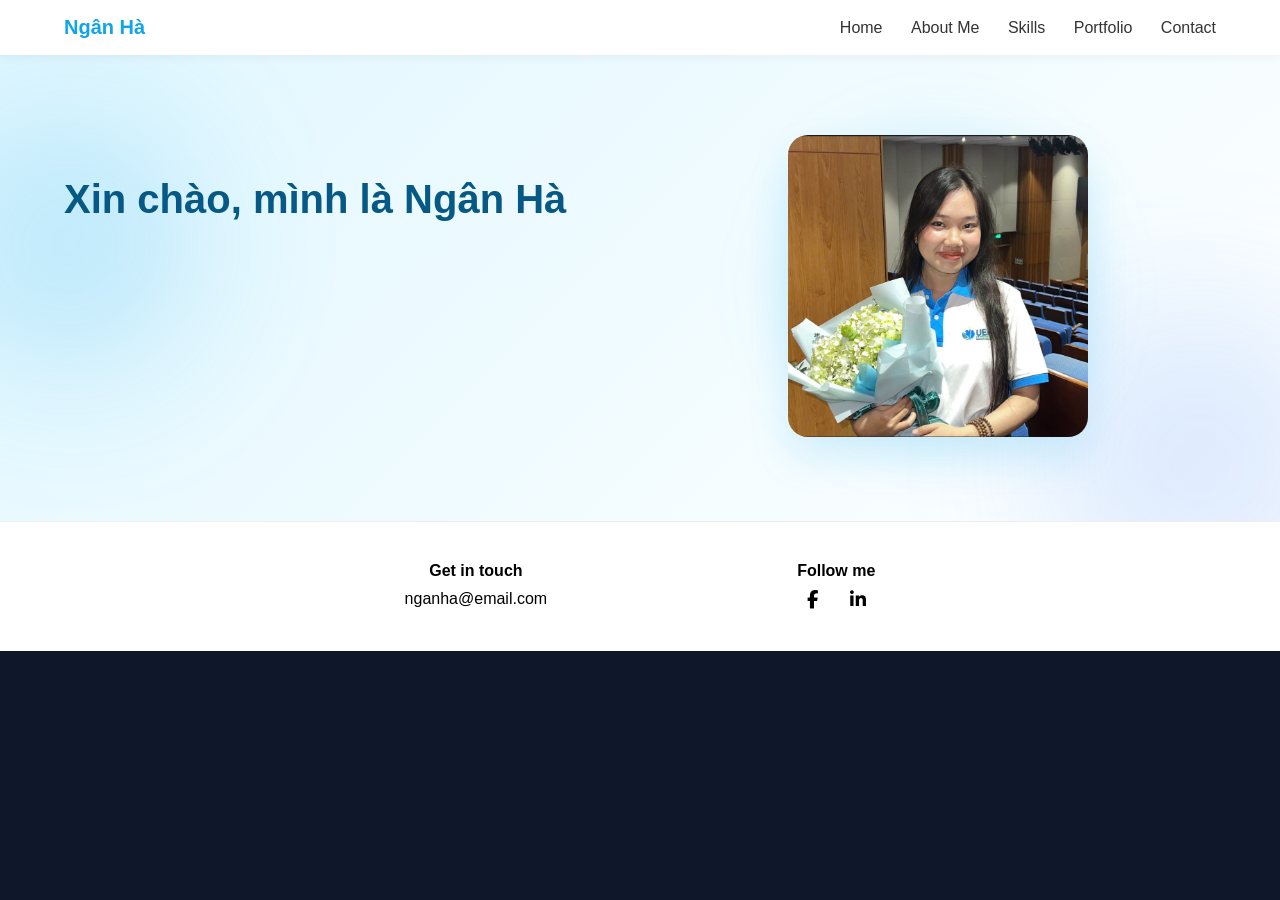
<file: index.html>
<!DOCTYPE html>
<html lang="vi">
<head>
  <meta charset="UTF-8">
  <meta name="viewport" content="width=device-width, initial-scale=1.0">
  <title>Portfolio - Ngân Hà</title>
  <link rel="stylesheet" href="global.css">
  <link rel="stylesheet" href="code.css">
  <link rel="stylesheet" href="https://cdnjs.cloudflare.com/ajax/libs/font-awesome/6.5.0/css/all.min.css">
</head>

<body>
<header class="header">
  <div class="container header-inner">
    
    <div class="logo">Ngân Hà</div>

    <nav class="nav">
      <a href="index.html">Home</a>
      <a href="about.html">About Me</a>
      <a href="skill.html">Skills</a>
      <a href="portfolio.html">Portfolio</a>
      <a href="contact.html">Contact</a>
    </nav>

  </div>
</header>
<section id="home" class="hero">
  <div class="container hero-wrapper">

    <!-- TEXT -->
<div class="hero-text">
  <h1 id="line1"></h1>
  <h2 id="line2"></h2>
  <p id="line3"></p>

  <a href="portfolio.html" class="btn-primary" id="line4">
  Những dự án mình đã làm
</a>
</div>

    <!-- IMAGE -->
    <div class="hero-img">
      <img src="Anh.png" alt="avatar">
    </div>

  </div>
</section>
<footer class="footer">
  <div class="container footer-wrapper">

    <div class="footer-left">
      <h4>Get in touch</h4>
      <p class="email">nganha@email.com</p>
    </div>

    <div class="footer-center">
      <h4>Follow me</h4>
      <div class="footer-social">

  <a href="https://www.facebook.com/ngan.ha.525478" target="_blank">
    <i class="fab fa-facebook-f"></i>
  </a>

  <a href="https://www.linkedin.com/in/nganhathi" target="_blank">
    <i class="fab fa-linkedin-in"></i>
  </a>

</div>
    </div>

  </div>
</footer>
<script src="script.js"></script>
</body>

</html>
</file>
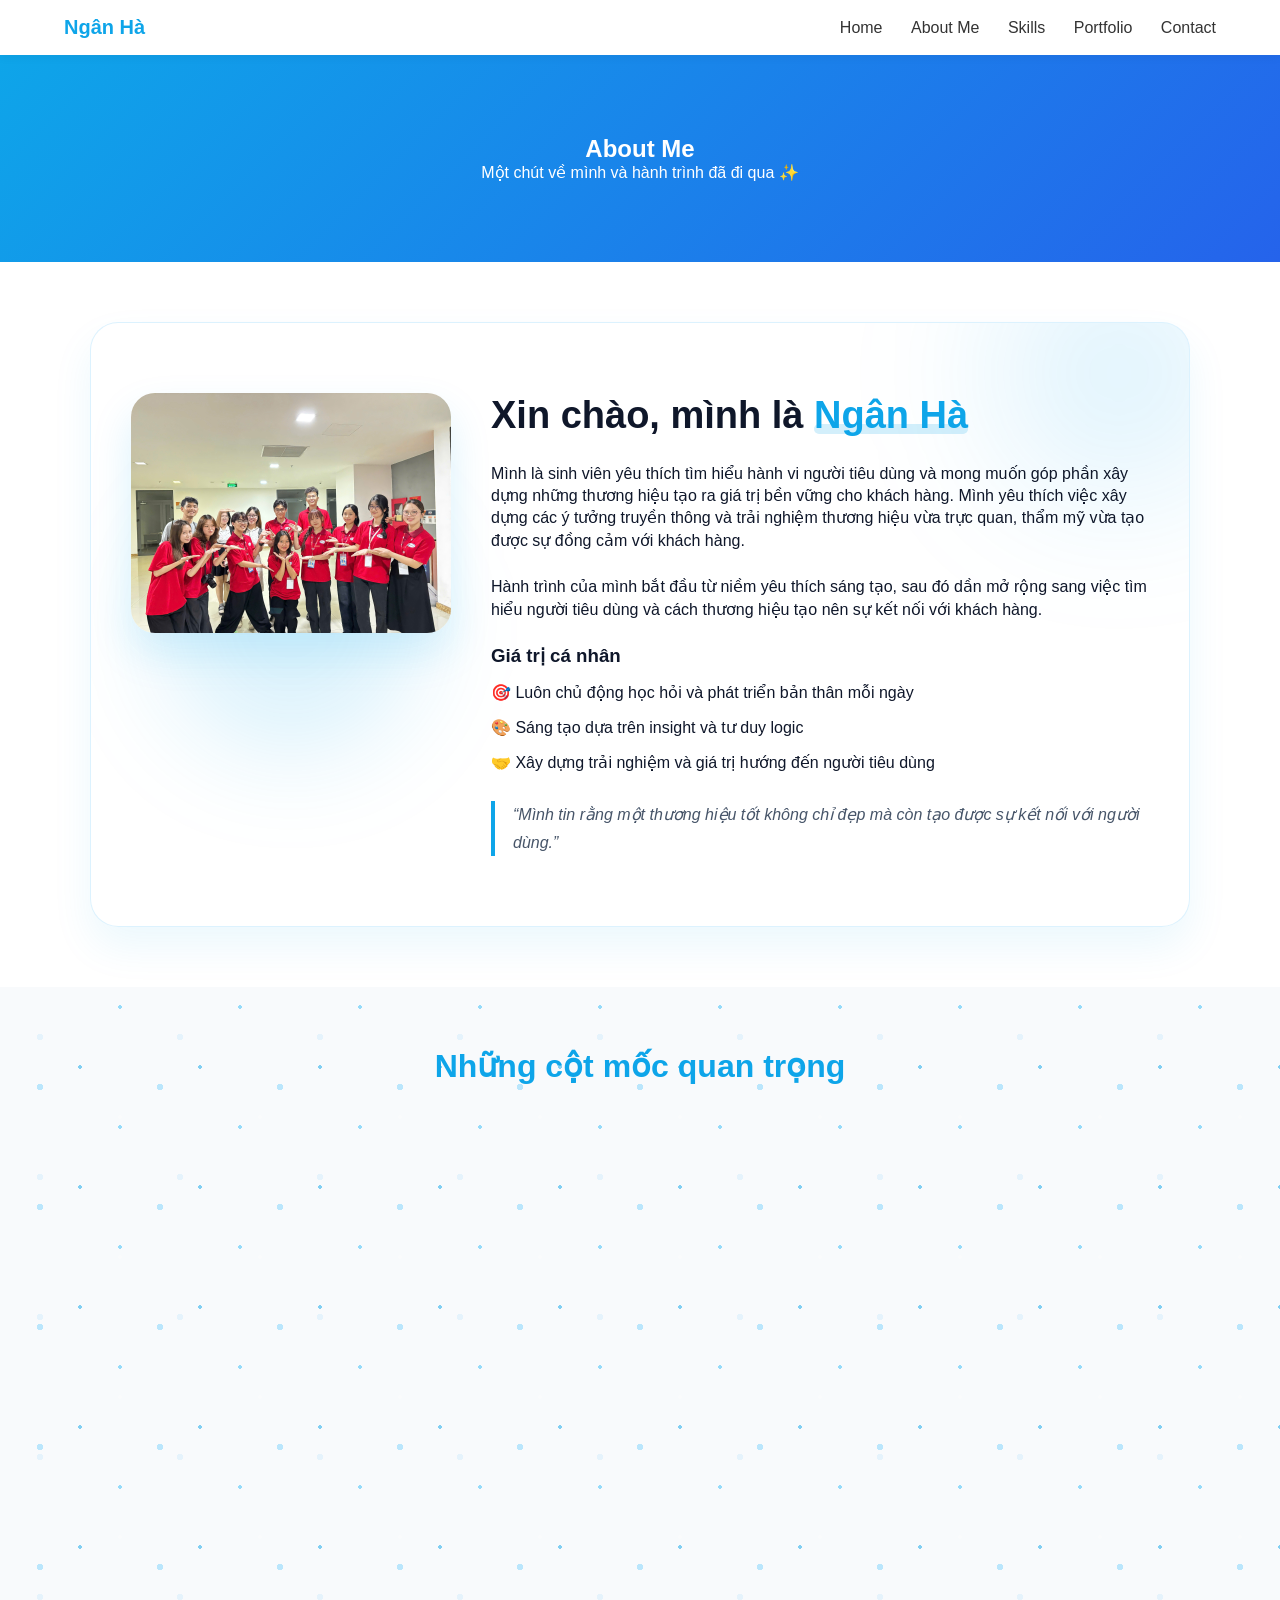
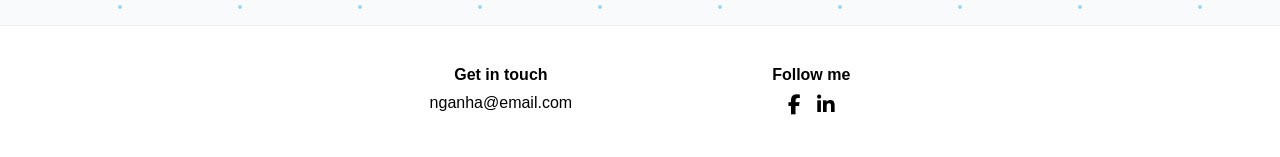
<file: about.html>
<!DOCTYPE html>
<html lang="vi">
<head>
  <meta charset="UTF-8">
  <meta name="viewport" content="width=device-width, initial-scale=1.0">
  <title>About Me - Ngân Hà</title>
  <link rel="stylesheet" href="global.css">
  <link rel="stylesheet" href="about.css">
  <link rel="stylesheet" href="https://cdnjs.cloudflare.com/ajax/libs/font-awesome/6.5.0/css/all.min.css">
</head>

<body>

<!-- HEADER -->
<header class="header">
  <div class="container header-inner">
    
    <div class="logo">Ngân Hà</div>

    <nav class="nav">
      <a href="index.html">Home</a>
      <a href="about.html">About Me</a>
      <a href="skill.html">Skills</a>
      <a href="portfolio.html">Portfolio</a>
      <a href="contact.html">Contact</a>
    </nav>

  </div>
</header>

<!-- HERO -->
<section class="about-hero">
  <h1 class="reveal">About Me</h1>
  <p class="reveal delay-1">Một chút về mình và hành trình đã đi qua ✨</p>
</section>

<!-- MAIN -->
<section class="about-container">

  <!-- LEFT: IMAGE -->
  <div class="about-img reveal">
    <img src="IMG_3967.JPG" alt="avatar">
  </div>

  <!-- RIGHT: CONTENT -->
  <div class="about-text">

    <h2 class="reveal">Xin chào, mình là <span class="highlight">Ngân Hà</span></h2>

    <p class="reveal delay-1">
      Mình là sinh viên yêu thích tìm hiểu hành vi người tiêu dùng và mong muốn góp phần xây dựng những thương hiệu tạo ra giá trị bền vững cho khách hàng.

      Mình yêu thích việc xây dựng các ý tưởng truyền thông và trải nghiệm thương hiệu vừa trực quan, thẩm mỹ vừa tạo được sự đồng cảm với khách hàng.
    </p>

    <p class="reveal delay-2">
      Hành trình của mình bắt đầu từ niềm yêu thích sáng tạo, sau đó dần mở rộng sang việc tìm hiểu người tiêu dùng và cách thương hiệu tạo nên sự kết nối với khách hàng.
    </p>

    <!-- VALUE -->
    <div class="about-values reveal delay-3">
      <h3>Giá trị cá nhân</h3>
      <ul>
        <li>🎯 Luôn chủ động học hỏi và phát triển bản thân mỗi ngày</li>
        <li>🎨 Sáng tạo dựa trên insight và tư duy logic</li>
        <li>🤝 Xây dựng trải nghiệm và giá trị hướng đến người tiêu dùng</li>
      </ul>
    </div>
    <div class="about-quote">
  “Mình tin rằng một thương hiệu tốt không chỉ đẹp mà còn tạo được sự kết nối với người dùng.”
</div>

  </div>

</section>

<!-- TIMELINE -->
<section class="timeline-section">
  <h2 class="timeline-title">Những cột mốc quan trọng</h2>
  <div class="timeline">

    <!-- LINE -->
    <div class="timeline-line"></div>

    <!-- ITEM 1 -->
    <div class="timeline-item top" data-step="1">
      <div class="dot"></div>
      <div class="content">
        <h3>Năm 1</h3>
        <p>Tham gia Ban Phong trào - Tình Nguyện UEH
          - Designer -
        </p>
      </div>
    </div>

    <!-- ITEM 2 -->
    <div class="timeline-item bottom" data-step="2">
      <div class="dot"></div>
      <div class="content">
        <h3>Đầu năm 2</h3>
        <p>Tham gia UEH Mentoring
          - Supporter -
        </p>
      </div>
    </div>

    <!-- ITEM 3 -->
    <div class="timeline-item top" data-step="3">
      <div class="dot"></div>
      <div class="content">
        <h3>Cuối năm 2</h3>
        <p>Tham gia thương hiệu CMO Forum - Margroup
          - Collaborator -
        </p>
      </div>
    </div>

    <!-- ITEM 4 -->
    <div class="timeline-item bottom" data-step="4">
      <div class="dot"></div>
      <div class="content">
        <h3>Năm 3</h3>
        <p>Lead dự án tại Margroup và UEH Mentoring</p>
      </div>
    </div>

  </div>
</section>
<footer class="footer">
  <div class="container footer-wrapper">

    <div class="footer-left">
      <h4>Get in touch</h4>
      <p class="email">nganha@email.com</p>
    </div>

    <div class="footer-center">
      <h4>Follow me</h4>
      <div class="footer-social">

  <a href="https://www.facebook.com/ngan.ha.525478" target="_blank">
    <i class="fab fa-facebook-f"></i>
  </a>

  <a href="https://www.linkedin.com/in/nganhathi" target="_blank">
    <i class="fab fa-linkedin-in"></i>
  </a>

</div>
    </div>

  </div>
</footer>
<script src="about.js"></script>
</body>
</html>
</file>
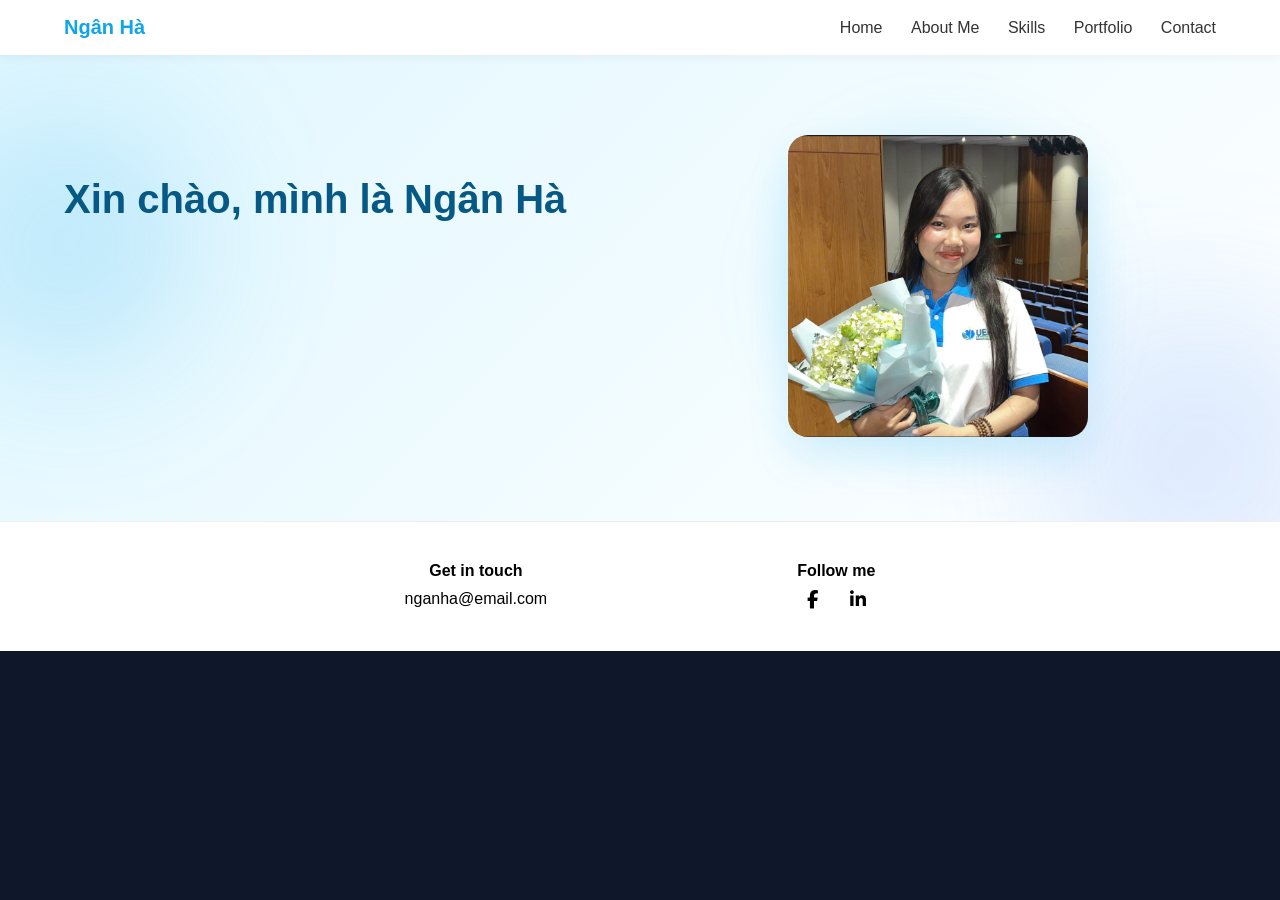
<file: code.html>
<!DOCTYPE html>
<html lang="vi">
<head>
  <meta charset="UTF-8">
  <meta name="viewport" content="width=device-width, initial-scale=1.0">
  <title>Portfolio - Ngân Hà</title>
  <link rel="stylesheet" href="global.css">
  <link rel="stylesheet" href="code.css">
  <link rel="stylesheet" href="https://cdnjs.cloudflare.com/ajax/libs/font-awesome/6.5.0/css/all.min.css">
</head>

<body>
<header class="header">
  <div class="container header-inner">
    
    <div class="logo">Ngân Hà</div>

    <nav class="nav">
      <a href="code.html">Home</a>
      <a href="about.html">About Me</a>
      <a href="skill.html">Skills</a>
      <a href="portfolio.html">Portfolio</a>
      <a href="contact.html">Contact</a>
    </nav>

  </div>
</header>
<section id="home" class="hero">
  <div class="container hero-wrapper">

    <!-- TEXT -->
<div class="hero-text">
  <h1 id="line1"></h1>
  <h2 id="line2"></h2>
  <p id="line3"></p>

  <a href="portfolio.html" class="btn-primary" id="line4">
  Những dự án mình đã làm
</a>
</div>

    <!-- IMAGE -->
    <div class="hero-img">
      <img src="Anh.png" alt="avatar">
    </div>

  </div>
</section>
<footer class="footer">
  <div class="container footer-wrapper">

    <div class="footer-left">
      <h4>Get in touch</h4>
      <p class="email">nganha@email.com</p>
    </div>

    <div class="footer-center">
      <h4>Follow me</h4>
      <div class="footer-social">

  <a href="https://www.facebook.com/ngan.ha.525478" target="_blank">
    <i class="fab fa-facebook-f"></i>
  </a>

  <a href="https://www.linkedin.com/in/nganhathi" target="_blank">
    <i class="fab fa-linkedin-in"></i>
  </a>

</div>
    </div>

  </div>
</footer>
<script src="script.js"></script>
</body>

</html>
</file>
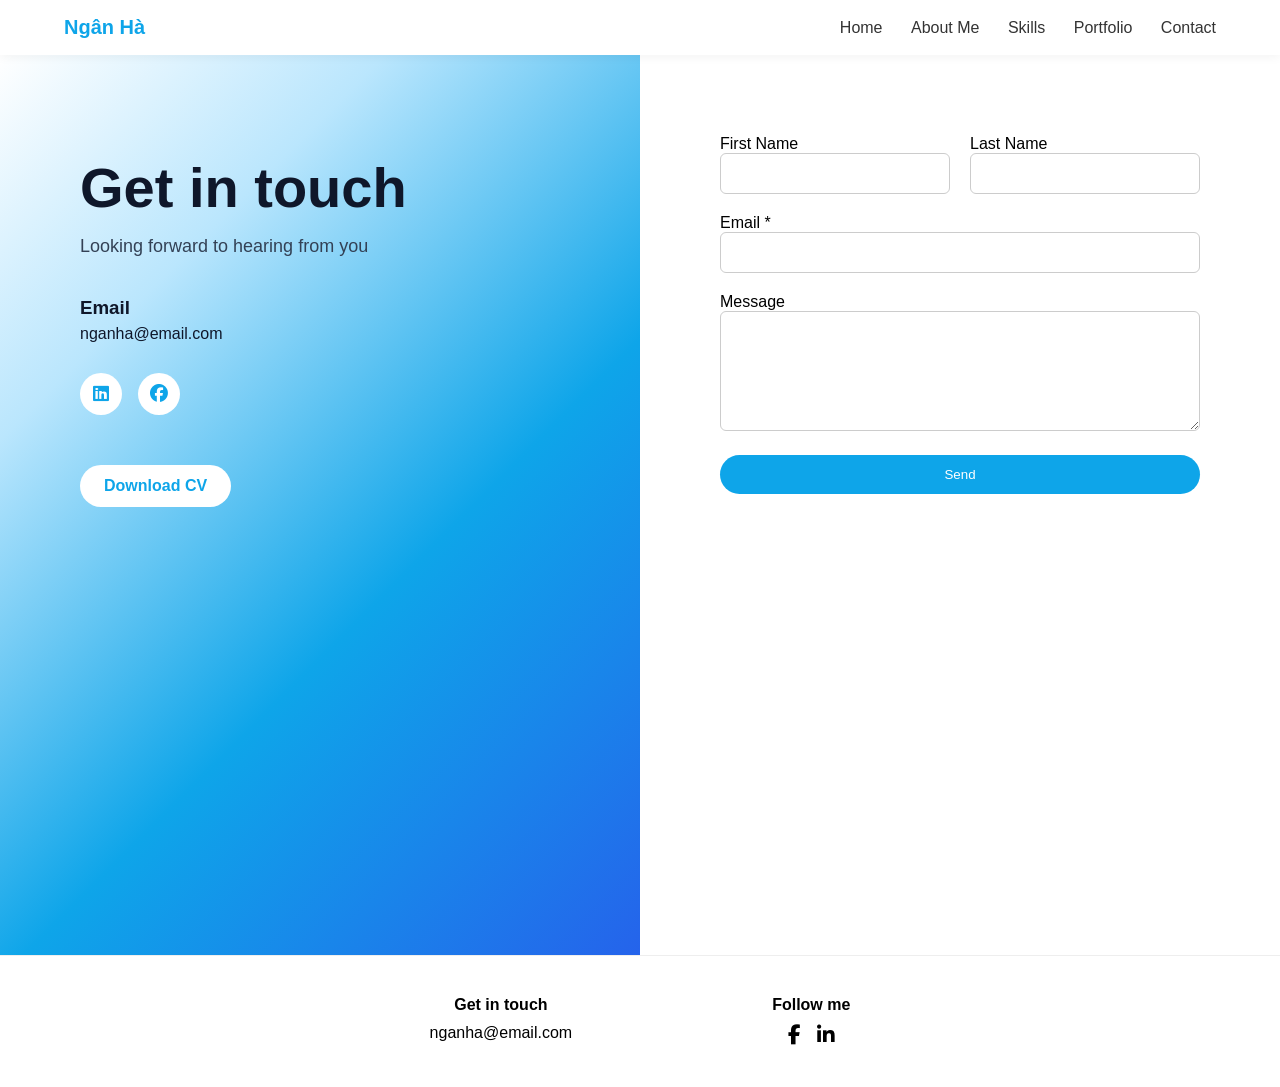
<file: contact.html>
<!DOCTYPE html>
<html lang="vi">
<head>
  <meta charset="UTF-8">
  <meta name="viewport" content="width=device-width, initial-scale=1.0">
  <title>Contact - Ngân Hà</title>

  <link rel="stylesheet" href="global.css">
  <link rel="stylesheet" href="contact.css">
  <link rel="stylesheet" href="https://cdnjs.cloudflare.com/ajax/libs/font-awesome/6.5.0/css/all.min.css">
</head>

<body>

<!-- HEADER -->
<header class="header">
  <div class="container header-inner">
    <div class="logo">Ngân Hà</div>

    <nav class="nav">
      <a href="index.html">Home</a>
      <a href="about.html">About Me</a>
      <a href="skill.html">Skills</a>
      <a href="portfolio.html">Portfolio</a>
      <a href="contact.html">Contact</a>
    </nav>
  </div>
</header>

<!-- CONTACT -->
<!-- CONTACT -->
<section class="contact-section">

  <!-- LEFT -->
  <div class="contact-left">
    <h1>Get in touch</h1>
    <p>Looking forward to hearing from you</p>

    <div class="contact-info">
      <h3>Email</h3>
      <p>nganha@email.com</p>
    </div>

<div class="contact-social">

  <a href="https://www.linkedin.com/in/nganhathi" target="_blank">
    <i class="fab fa-linkedin"></i>
  </a>

  <a href="https://www.facebook.com/ngan.ha.525478" target="_blank">
    <i class="fab fa-facebook"></i>
  </a>

</div>

    <a href="https://drive.google.com/file/d/1fL1ZZ23oeeps6kX7FxpKHFq3887UXztQ/view?usp=sharing" class="cv-btn">
      Download CV
    </a>
  </div> <!-- ✅ ĐÓNG LEFT Ở ĐÂY -->

  <!-- RIGHT -->
  <div class="contact-right">
    <form id="contactForm">

      <div class="row">
        <div class="input-group">
          <label>First Name</label>
          <input type="text" id="firstName">
          <small class="error"></small>
        </div>

        <div class="input-group">
          <label>Last Name</label>
          <input type="text" id="lastName">
          <small class="error"></small>
        </div>
      </div>

      <div class="input-group">
        <label>Email *</label>
        <input type="text" id="email">
        <small class="error"></small>
      </div>

      <div class="input-group">
        <label>Message</label>
        <textarea id="message"></textarea>
      </div>

      <button type="submit" class="submit-btn">Send</button>

    </form>
  </div>

</section>

<!-- ✅ MODAL để ngoài -->
<div class="success-overlay" id="successModal">
  <div class="success-box">
    <h3>Gửi thành công 🎉</h3>
    <p>Mình đã nhận được tin nhắn của bạn. Mình sẽ phản hồi sớm nhất có thể!</p>
    <button type="button" id="closeBtn">Đóng</button>
  </div>
</div>

</section>

<!-- FOOTER -->
<footer class="footer">
  <div class="container footer-wrapper">
    <div class="footer-left">
      <h4>Get in touch</h4>
      <p class="email">nganha@email.com</p>
    </div>

    <div class="footer-center">
      <h4>Follow me</h4>
      <div class="footer-social">

  <a href="https://www.facebook.com/ngan.ha.525478" target="_blank">
    <i class="fab fa-facebook-f"></i>
  </a>

  <a href="https://www.linkedin.com/in/nganhathi" target="_blank">
    <i class="fab fa-linkedin-in"></i>
  </a>

</div>
    </div>
  </div>
</footer>

<script src="contact.js"></script>
</body>
</html>
</file>
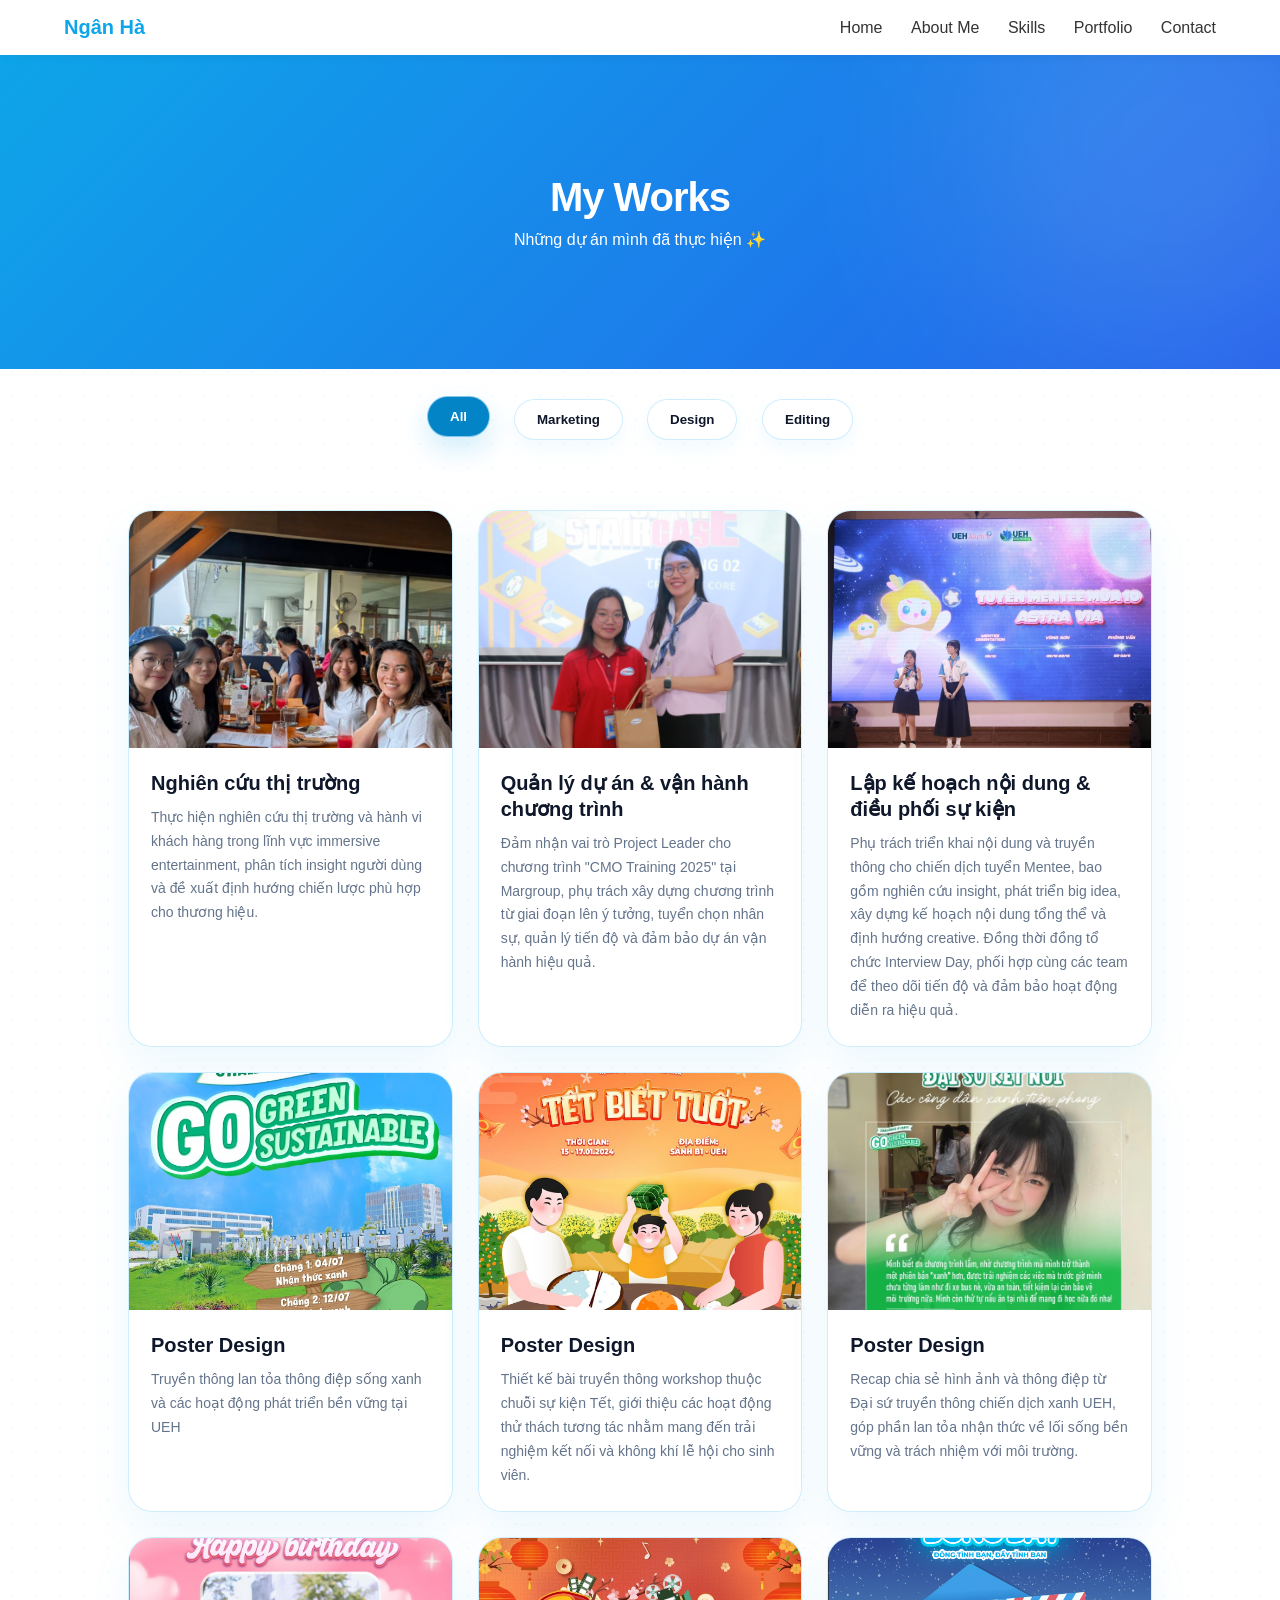
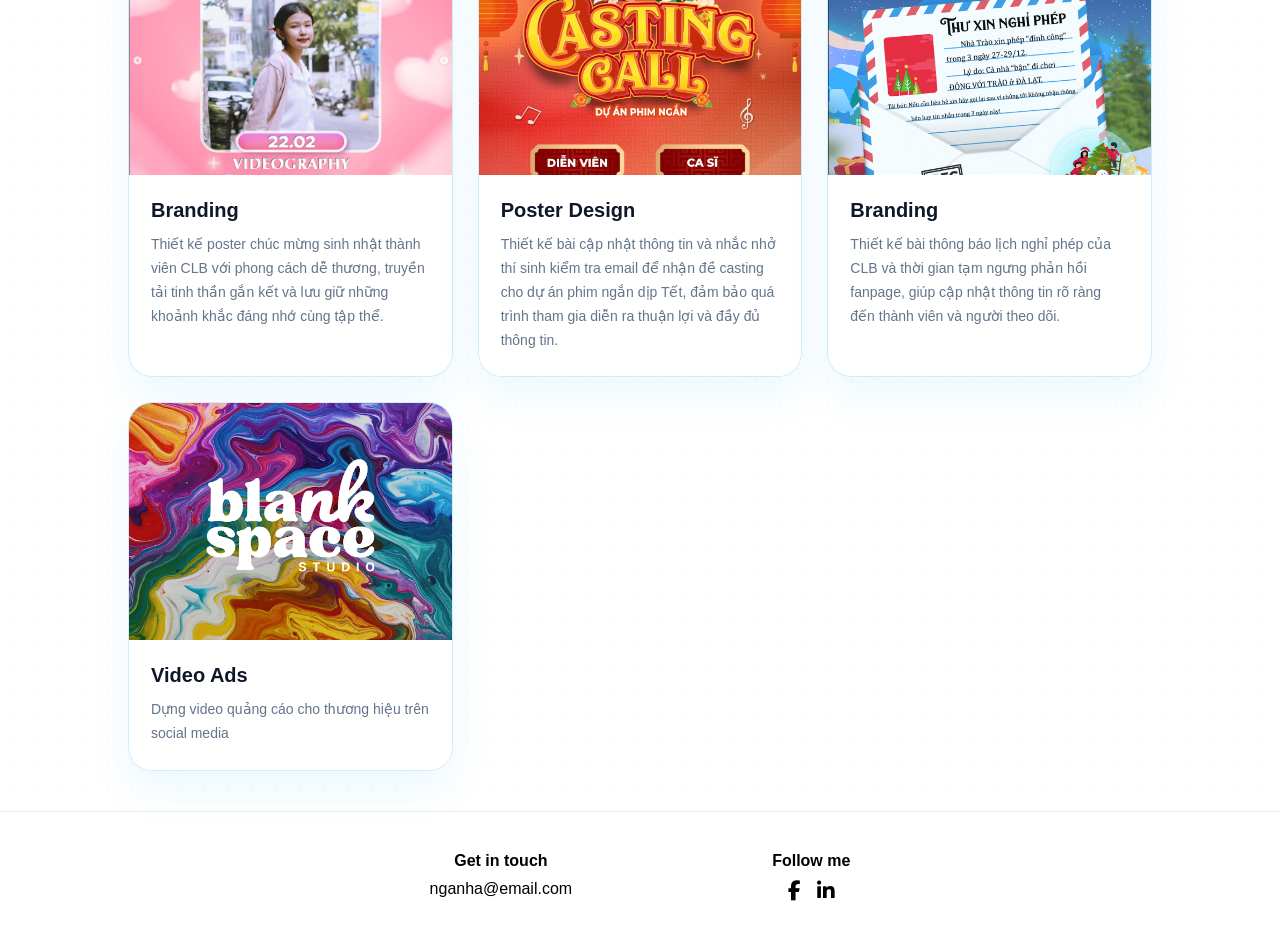
<file: portfolio.html>
<!DOCTYPE html>
<html lang="vi">
<head>
  <meta charset="UTF-8">
  <meta name="viewport" content="width=device-width, initial-scale=1.0">
  <title>Portfolio - Ngân Hà</title>

  <link rel="stylesheet" href="global.css">
  <link rel="stylesheet" href="portfolio.css">
  <link rel="stylesheet" href="https://cdnjs.cloudflare.com/ajax/libs/font-awesome/6.5.0/css/all.min.css">
</head>

<body>

<!-- HEADER -->
<header class="header">
  <div class="container header-inner">
    <div class="logo">Ngân Hà</div>

    <nav class="nav">
      <a href="index.html">Home</a>
      <a href="about.html">About Me</a>
      <a href="skill.html">Skills</a>
      <a href="portfolio.html">Portfolio</a>
      <a href="contact.html">Contact</a>
    </nav>
  </div>
</header>

<!-- HERO -->
<section class="portfolio-hero">
  <h1>My Works</h1>
  <p>Những dự án mình đã thực hiện ✨</p>
</section>

<!-- FILTER -->
<section class="filter">
  <button class="filter-btn active" data-filter="all">All</button>
    <button class="filter-btn" data-filter="marketing">Marketing</button>
  <button class="filter-btn" data-filter="design">Design</button>
  <button class="filter-btn" data-filter="editing">Editing</button>
</section>

<!-- PROJECT GRID -->
<section class="portfolio-grid">

  <!-- ===== MARKETING (3) ===== -->
  <div class="project" data-category="marketing">
    <img src="anh mar 1.jpg">
    <div class="overlay">
      <h3>Marketing Intern</h3>
      <p>Lĩnh vực Giải trí, kéo dài 3 tháng</p>
      <a href="https://drive.google.com/file/d/1sgcr2lhJK6OuDCZT_DobFy_spPlaQB_Q/view?usp=sharing" target="_blank" class="view-btn">Xem chi tiết</a>
    </div>
    <div class="project-info">
      <h3>Nghiên cứu thị trường</h3>
      <p>Thực hiện nghiên cứu thị trường và hành vi khách hàng trong lĩnh vực immersive entertainment, phân tích insight người dùng và đề xuất định hướng chiến lược phù hợp cho thương hiệu.</p>
    </div>
  </div>

  <div class="project" data-category="marketing">
    <img src="anh mar 2.JPG">
    <div class="overlay">
      <h3>Project Leader</h3>
      <p>Dự án training của Margroup, kéo dài 4 tháng</p>
      <a href="https://drive.google.com/file/d/1a3vIxrA967cPS8ubrxHkNpfDknpFJJE4/view?usp=sharing" target="_blank" class="view-btn">Xem chi tiết</a>
    </div>
    <div class="project-info">
      <h3>Quản lý dự án & vận hành chương trình</h3>
      <p>Đảm nhận vai trò Project Leader cho chương trình "CMO Training 2025" tại Margroup, phụ trách xây dựng chương trình từ giai đoạn lên ý tưởng, tuyển chọn nhân sự, quản lý tiến độ và đảm bảo dự án vận hành hiệu quả.</p>
    </div>
  </div>

  <div class="project" data-category="marketing">
    <img src="anh mar 3.jpg">
    <div class="overlay">
      <h3>Assistant Project Manager</h3>
      <p>Dự án tuyển Mentee cho CLB, kéo dài 4 tháng</p>
      <a href="https://docs.google.com/spreadsheets/d/1WjQgopgT9jiJJwRKzB_6MzlSyTIRY0t1PXAPL0uz7JM/edit?usp=sharing" target="_blank" class="view-btn">Xem chi tiết</a>
    </div>
    <div class="project-info">
      <h3>Lập kế hoạch nội dung & điều phối sự kiện</h3>
      <p>Phụ trách triển khai nội dung và truyền thông cho chiến dịch tuyển Mentee, bao gồm nghiên cứu insight, phát triển big idea, xây dựng kế hoạch nội dung tổng thể và định hướng creative. Đồng thời đồng tổ chức Interview Day, phối hợp cùng các team để theo dõi tiến độ và đảm bảo hoạt động diễn ra hiệu quả.</p>
    </div>
  </div>


  <!-- ===== DESIGN (6) ===== -->
  <div class="project" data-category="design">
    <img src="Thiet ke 3.png">
    <div class="overlay">
      <h3>Social Post</h3>
      <p>Facebook</p>
      <a href="https://drive.google.com/file/d/17yhQQ4M4F6ZE4XuXJvnDB381fgVkTtEk/view?usp=sharing" target="_blank" class="view-btn">Xem chi tiết</a>
    </div>
    <div class="project-info">
      <h3>Poster Design</h3>
      <p>Truyền thông lan tỏa thông điệp sống xanh và các hoạt động phát triển bền vững tại UEH</p>
    </div>
  </div>

  <div class="project" data-category="design">
    <img src="Thiet ke 4.png">
    <div class="overlay">
      <h3>Social post</h3>
      <p>Facebook</p>
      <a href="https://drive.google.com/file/d/1Vg5KsH1PgVAO2GTT89RHX3dnLAp8LHBk/view?usp=sharing" target="_blank" class="view-btn">Xem chi tiết</a>
    </div>
    <div class="project-info">
      <h3>Poster Design</h3>
      <p>Thiết kế bài truyền thông workshop thuộc chuỗi sự kiện Tết, giới thiệu các hoạt động thử thách tương tác nhằm mang đến trải nghiệm kết nối và không khí lễ hội cho sinh viên.</p>
    </div>
  </div>

  <div class="project" data-category="design">
    <img src="Thiet ke 5.png">
    <div class="overlay">
      <h3>Social post</h3>
      <p>Facebook</p>
      <a href="https://drive.google.com/file/d/14EJsfl8t8Qb7pe_rxj2bXvo7u2xfR4Fa/view?usp=sharing" target="_blank" class="view-btn">Xem chi tiết</a>
    </div>
    <div class="project-info">
      <h3>Poster Design</h3>
      <p>Recap chia sẻ hình ảnh và thông điệp từ Đại sứ truyền thông chiến dịch xanh UEH, góp phần lan tỏa nhận thức về lối sống bền vững và trách nhiệm với môi trường.</p>
    </div>
  </div>

  <div class="project" data-category="design">
    <img src="Thiet ke 6.png">
    <div class="overlay">
      <h3>Branding post</h3>
      <p>Instagram</p>
      <a href="https://drive.google.com/file/d/1IV4Kg5L4UaxuoRWxsMJEavET5aiSfoFD/view?usp=sharing" target="_blank" class="view-btn">Xem chi tiết</a>
    </div>
    <div class="project-info">
      <h3>Branding</h3>
      <p>Thiết kế poster chúc mừng sinh nhật thành viên CLB với phong cách dễ thương, truyền tải tinh thần gắn kết và lưu giữ những khoảnh khắc đáng nhớ cùng tập thể.</p>
    </div>
  </div>

  <div class="project" data-category="design">
    <img src="Thiet ke 1.png">
    <div class="overlay">
      <h3>Social post</h3>
      <p>Facebook</p>
      <a href="https://drive.google.com/file/d/1oTOD-JVgCTF8fUk-khNsKZJGlAao-gRf/view?usp=sharing" target="_blank" class="view-btn">Xem chi tiết</a>
    </div>
    <div class="project-info">
      <h3>Poster Design</h3>
      <p>Thiết kế bài cập nhật thông tin và nhắc nhở thí sinh kiểm tra email để nhận đề casting cho dự án phim ngắn dịp Tết, đảm bảo quá trình tham gia diễn ra thuận lợi và đầy đủ thông tin.</p>
    </div>
  </div>

  <div class="project" data-category="design">
    <img src="Thiet ke 2.png">
    <div class="overlay">
      <h3>Banding post</h3>
      <p>Facebook</p>
      <a href="https://drive.google.com/file/d/1xXM9fy4L4folM5UW05vYOpLsIwl6I7jL/view?usp=sharing" target="_blank" class="view-btn">Xem chi tiết</a>
    </div>
    <div class="project-info">
      <h3>Branding</h3>
      <p>Thiết kế bài thông báo lịch nghỉ phép của CLB và thời gian tạm ngưng phản hồi fanpage, giúp cập nhật thông tin rõ ràng đến thành viên và người theo dõi.</p>
    </div>
  </div>


  <!-- ===== EDITING (1) ===== -->
  <div class="project" data-category="editing">
    <img src="Cover video.png">
    <div class="overlay">
      <h3>Video Ads</h3>
      <p>Editing</p>
      <a href="https://drive.google.com/file/d/1kcsecQgw0JtI5tuwP_6U9m_4ENAc_ym0/view?usp=sharing" target="_blank" class="view-btn">Xem chi tiết</a>
    </div>
    <div class="project-info">
      <h3>Video Ads</h3>
      <p>Dựng video quảng cáo cho thương hiệu trên social media</p>
    </div>
  </div>

</section>

<!-- LIGHTBOX -->
<div class="lightbox">
  <span class="close">&times;</span>
  <img class="lightbox-img">
</div>

<!-- FOOTER -->
<footer class="footer">
  <div class="container footer-wrapper">

    <div class="footer-left">
      <h4>Get in touch</h4>
      <p class="email">nganha@email.com</p>
    </div>

    <div class="footer-center">
      <h4>Follow me</h4>
      <div class="footer-social">

  <a href="https://www.facebook.com/ngan.ha.525478" target="_blank">
    <i class="fab fa-facebook-f"></i>
  </a>

  <a href="https://www.linkedin.com/in/nganhathi" target="_blank">
    <i class="fab fa-linkedin-in"></i>
  </a>

</div>
    </div>

  </div>
</footer>

<script src="portfolio.js"></script>
</body>
</html>
</file>
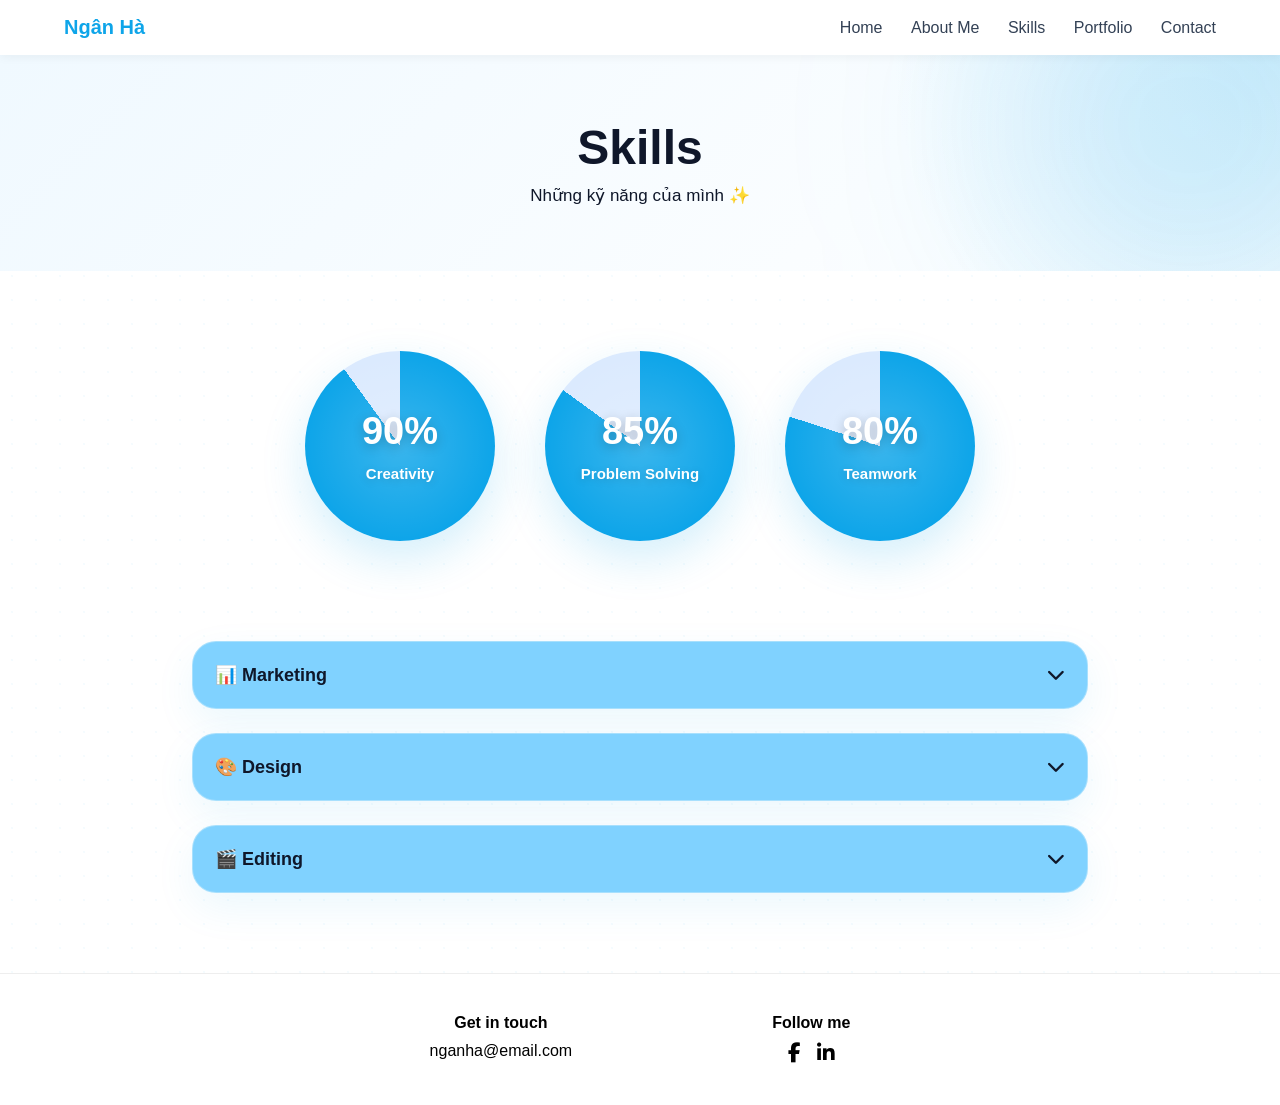
<file: skill.html>
<!DOCTYPE html>
<html lang="vi">
<head>
  <meta charset="UTF-8">
  <meta name="viewport" content="width=device-width, initial-scale=1.0">
  <title>Skills - Ngân Hà</title>
  <!-- FONT + ICON -->
  <link rel="stylesheet" href="global.css">
  <link rel="stylesheet" href="skill.css">
  <link rel="stylesheet" href="https://cdnjs.cloudflare.com/ajax/libs/font-awesome/6.5.0/css/all.min.css">
</head>

<body>
<!-- HEADER -->
<header class="header">
  <div class="container header-inner">
    
    <div class="logo">Ngân Hà</div>

    <nav class="nav">
      <a href="index.html">Home</a>
      <a href="about.html">About Me</a>
      <a href="skill.html">Skills</a>
      <a href="portfolio.html">Portfolio</a>
      <a href="contact.html">Contact</a>
    </nav>

  </div>
</header>
<!-- HERO -->
<section class="hero">
  <h1>Skills</h1>
  <p>Những kỹ năng của mình ✨</p>
</section>

<!-- SOFT SKILL -->
<section class="circle-section">
  <div class="circle">
    <div class="inner">0%</div>
    <p>Creativity</p>
  </div>

  <div class="circle">
    <div class="inner">0%</div>
    <p>Problem Solving</p>
  </div>

  <div class="circle">
    <div class="inner">0%</div>
    <p>Teamwork</p>
  </div>
</section>

<!-- HARD SKILL -->
<section class="accordion">

  <!-- MARKETING -->
  <div class="item">
    <div class="title">
      📊 Marketing
      <i class="fa-solid fa-chevron-down arrow"></i>
    </div>

    <div class="content">

      <div class="skill-row">
        <span>Nghiên cứu khách hàng</span>
        <div class="bar"><div class="progress" data="95"></div></div>
      </div>

      <div class="skill-row">
        <span>Lập IMC Plan</span>
        <div class="bar"><div class="progress" data="80"></div></div>
      </div>

      <div class="skill-row">
        <span>Content Marketing</span>
        <div class="bar"><div class="progress" data="70"></div></div>
      </div>

      <div class="skill-row">
        <span>Social Media Strategy</span>
        <div class="bar"><div class="progress" data="80"></div></div>
      </div>

      <div class="skill-row">
        <span>Phân tích Insight</span>
        <div class="bar"><div class="progress" data="82"></div></div>
      </div>

    </div>
  </div>


  <!-- DESIGN -->
  <div class="item">
    <div class="title">
      🎨 Design
      <i class="fa-solid fa-chevron-down arrow"></i>
    </div>

    <div class="content">

      <div class="skill-row">
        <span>Thiết kế Social Post</span>
        <div class="bar"><div class="progress" data="90"></div></div>
      </div>

      <div class="skill-row">
        <span>UI/UX Design</span>
        <div class="bar"><div class="progress" data="50"></div></div>
      </div>

      <div class="skill-row">
        <span>Figma / Prototype</span>
        <div class="bar"><div class="progress" data="70"></div></div>
      </div>

    </div>
  </div>


  <!-- EDITING -->
  <div class="item">
    <div class="title">
      🎬 Editing
      <i class="fa-solid fa-chevron-down arrow"></i>
    </div>

    <div class="content">

      <div class="skill-row">
        <span>Video Editing</span>
        <div class="bar"><div class="progress" data="80"></div></div>
      </div>

      <div class="skill-row">
        <span>Motion Graphic</span>
        <div class="bar"><div class="progress" data="50"></div></div>
      </div>

    </div>
  </div>

</section>

<!-- FOOTER -->
<footer class="footer">
  <div class="container footer-wrapper">

    <div class="footer-left">
      <h4>Get in touch</h4>
      <p class="email">nganha@email.com</p>
    </div>

    <div class="footer-center">
      <h4>Follow me</h4>
      <div class="footer-social">

  <a href="https://www.facebook.com/ngan.ha.525478" target="_blank">
    <i class="fab fa-facebook-f"></i>
  </a>

  <a href="https://www.linkedin.com/in/nganhathi" target="_blank">
    <i class="fab fa-linkedin-in"></i>
  </a>

</div>
    </div>

  </div>
</footer>
<script src="skill.js"></script>
</body>
</html>
</file>
<file: global.css>
/* RESET + FONT */
* {
  margin: 0;
  padding: 0;
  box-sizing: border-box;
  font-family: 'Inter', sans-serif;
}

/* CONTAINER (CỰC QUAN TRỌNG) */
.container {
  width: 90%;
  max-width: 1200px;
  margin: auto;
}

/* ===== FOOTER ===== */
.footer {
  background: white;
  padding: 40px 0;
  border-top: 1px solid #eee;
  color: black;
}

.footer-wrapper {
  display: flex;
  justify-content: center;
  align-items: flex-start;
  gap: 200px;
  text-align: center;
}

/* 2 cột */
.footer-left,
.footer-center {
  flex: unset;
}

/* title */
.footer-left h4,
.footer-center h4 {
  font-weight: 700;
  margin-bottom: 10px;
}

/* email */
.email {
  color: black;
}

/* icon */
.footer-social {
  display: flex;
  justify-content: center;
  gap: 16px;
  margin-top: 5px;
}

.footer-social a {
  font-size: 20px;
  color: black;
  transition: 0.3s;
}

.footer-social a:hover {
  transform: translateY(-4px);
  color: #0ea5e9;
}

/* MOBILE */
@media (max-width: 768px) {
  .footer-wrapper {
    flex-direction: column;
    align-items: center;
    gap: 20px;
  }
}

/* ===== HEADER (GLOBAL) ===== */
.header {
  position: sticky;
  top: 0;
  background: white;
  z-index: 1000;
  box-shadow: 0 2px 10px rgba(0,0,0,0.05);
}

.header-inner {
  max-width: 1200px;
  margin: auto;
  padding: 16px 20px;

  display: flex;
  justify-content: space-between;
  align-items: center;
}

.logo {
  font-weight: 700;
  font-size: 20px;
  color: #0ea5e9;
}

.nav a {
  margin-left: 24px;
  text-decoration: none;
  color: #333;
  font-weight: 500;
  transition: 0.3s;
}

.nav a:hover {
  color: #0ea5e9;
}
</file>
<file: code.css>
* {
  margin: 0;
  padding: 0;
  box-sizing: border-box;
  font-family: 'Inter', sans-serif;
}

body {
  background: #0f172a;
  color: white;
}

/* ===== HERO ===== */
.hero {
  position: relative;
  overflow: hidden;

  padding: 100px 0;

  background: linear-gradient(
    135deg,
    #f0f9ff 0%,
    #e0f2fe 40%,
    #ffffff 100%
  );
}

/* BUBBLE EFFECT */
.hero::before,
.hero::after {
  content: "";
  position: absolute;
  border-radius: 50%;
  filter: blur(70px);
  z-index: 0;
}

.hero::before {
  width: 260px;
  height: 260px;

  background: rgba(14,165,233,0.18);

  top: 60px;
  left: -60px;

  animation: bubbleMove 7s ease-in-out infinite;
}

.hero::after {
  width: 320px;
  height: 320px;

  background: rgba(59,130,246,0.15);

  bottom: -100px;
  right: -80px;

  animation: bubbleMove2 8s ease-in-out infinite;
}

/* FLOATING ANIMATION */
@keyframes bubbleMove {
  0% {
    transform: translateY(0px);
  }

  50% {
    transform: translateY(-20px);
  }

  100% {
    transform: translateY(0px);
  }
}

@keyframes bubbleMove2 {
  0% {
    transform: translateY(0px);
  }

  50% {
    transform: translateY(20px);
  }

  100% {
    transform: translateY(0px);
  }
}

/* HERO WRAPPER */
.hero-wrapper {
  position: relative;
  z-index: 2;

  display: flex;
  align-items: center;
  justify-content: space-between;
  gap: 40px;
  flex-wrap: wrap;
}

/* TEXT */
.hero-text {
  flex: 1;
}

.hero-text h1 {
  color: #075985;
  font-size: 46px;
  margin-bottom: 12px;

  animation: fadeText 1s ease;
}

.hero-text h2 {
  color: #0ea5e9;
  margin-bottom: 24px;
}

.hero-text p {
  color: #475569;
  line-height: 1.7;
  margin-bottom: 28px;
  max-width: 580px;
}

/* TEXT APPEAR */
@keyframes fadeText {
  from {
    opacity: 0;
    transform: translateY(20px);
  }

  to {
    opacity: 1;
    transform: translateY(0);
  }
}

/* BUTTON */
.btn-primary {
  display: inline-block;

  background: #0ea5e9;
  color: white;

  padding: 13px 26px;

  border-radius: 10px;
  text-decoration: none;

  transition: 0.3s;
}

.btn-primary:hover {
  background: #0284c7;

  transform: translateY(-3px);

  box-shadow:
    0 10px 25px rgba(14,165,233,0.25);
}

/* IMAGE */
.hero-img {
  flex: 1;
  text-align: center;
  position: relative;
}

/* GLOW SAU ẢNH */
.hero-img::before {
  content: "";

  position: absolute;

  width: 280px;
  height: 280px;

  background: rgba(14,165,233,0.18);

  border-radius: 50%;

  filter: blur(40px);

  top: 50%;
  left: 50%;

  transform: translate(-50%, -50%);
}

/* AVATAR */
.hero-img img {
  position: relative;
  z-index: 2;

  width: 320px;

  border-radius: 24px;

  animation: float 4s ease-in-out infinite;

  transition: 0.4s;

  box-shadow:
    0 20px 40px rgba(14,165,233,0.15);
}

/* FLOAT */
@keyframes float {
  0% {
    transform: translateY(0px);
  }

  50% {
    transform: translateY(-14px);
  }

  100% {
    transform: translateY(0px);
  }
}

.hero-img img:hover {
  transform: scale(1.03);
}

/* RESPONSIVE */
@media (max-width: 768px) {

  .hero {
    padding: 120px 20px 80px;
  }

  .hero-wrapper {
    flex-direction: column-reverse;
    text-align: center;
  }

  .hero-text p {
    margin: auto;
    margin-bottom: 24px;
  }

  .hero-img img {
    width: 240px;
  }
}

/* BUTTON */
.btn-primary {
  display: inline-block;
  background: #0ea5e9;
  color: white;
  padding: 12px 24px;
  border-radius: 8px;
  text-decoration: none;
  transition: 0.3s;

  opacity: 0;              /* 🔥 ẩn */
  transform: translateY(10px);
}
/* ===== HEADER ===== */
.header {
  position: sticky;
  top: 0;
  background: white;
  z-index: 100;
  box-shadow: 0 2px 10px rgba(0,0,0,0.05);
}

.header-inner {
  display: flex;
  justify-content: space-between;
  align-items: center;
  padding: 16px 0;
}

.logo {
  font-weight: 700;
  font-size: 20px;
  color: #0ea5e9;
}

.nav a {
  margin-left: 24px;
  text-decoration: none;
  color: #333;
  font-weight: 500;
  transition: 0.3s;
}

.nav a:hover {
  color: #0ea5e9;
}


/* ===== HERO ===== */
.hero {
  padding: 80px 0;
  background: linear-gradient(135deg, #e0f7ff, #ffffff);
}

.hero-wrapper {
  display: flex;
  align-items: center;
  justify-content: space-between;
  gap: 40px;
  flex-wrap: wrap;
}

.hero-text {
  flex: 1;
}

.hero-text h1 {
  color: #075985;
  font-size: 40px;
  margin-bottom: 10px;
}

.hero-text h2 {
  color: #0ea5e9;
  margin-bottom: 15px;
  height: 30px;
}

.hero-text p {
  margin-bottom: 20px;
  color: #555;
}

.highlight {
  color: #075985;
}

/* BUTTON */
.btn-primary {
  display: inline-block;
  background: #0ea5e9;
  color: white;
  padding: 12px 24px;
  border-radius: 8px;
  text-decoration: none;
  transition: 0.3s;
}

.btn-primary:hover {
  background: #0284c7;
}


/* IMAGE */
.hero-img {
  flex: 1;
  text-align: center;
}

.hero-img img {
  width: 300px;
  border-radius: 20px;
  animation: float 3s ease-in-out infinite;
}

/* FLOAT EFFECT */
@keyframes float {
  0% { transform: translateY(0px); }
  50% { transform: translateY(-15px); }
  100% { transform: translateY(0px); }
}
.footer {
  background: white;
  padding: 40px 0;
  border-top: 1px solid #eee;
  color: black;
}

.footer-wrapper {
  display: flex;
  justify-content: center; /* 🔥 đưa cả cụm vào giữa */
  align-items: flex-start;
  gap: 250px; /* 🔥 khoảng cách giữa 2 cột */
  text-align: center;
}
.footer-left,
.footer-center {
  flex: unset; /* bỏ flex:1 */
}
/* EMAIL */
.email {
  color: black;
}

/* ICON */
.footer-social {
  display: flex;
  justify-content: center;
  gap: 16px;
}

.footer-social a {
  font-size: 20px;
  color: black;
  transition: 0.3s;
}

.footer-social a:hover {
  transform: translateY(-4px);
  color: #0ea5e9;
}
/* ICON */
.footer-social a {
  display: inline-block;
  margin: 0 8px;
  font-size: 18px;
  color: #000; /* 🔥 đổi sang đen */
  transition: 0.3s;
}

.footer-social a:hover {
  transform: translateY(-3px);
  color: #0ea5e9;
}
/* ===== RESPONSIVE ===== */
@media (max-width: 768px) {
  .footer-wrapper {
    flex-direction: column;
    align-items: center;
    gap: 20px;
  }
}

.hero-text h2 {
  margin-bottom: 28px;
}
.reveal {
  opacity: 0;
  transform: translateY(20px);
  animation: fadeUp 0.8s ease forwards;
}

.delay-1 { animation-delay: 0.2s; }
.delay-2 { animation-delay: 0.4s; }
.delay-3 { animation-delay: 0.6s; }
.delay-4 { animation-delay: 0.8s; }

@keyframes fadeUp {
  to {
    opacity: 1;
    transform: translateY(0);
  }
}
.hero-text h1,
.hero-text h2,
.hero-text p {
  min-height: 1.5em; /* tránh nhảy layout */
}
</file>
<file: about.css>
/* ===== INTRO TITLE ===== */
.about-text h2 {
  font-size: 38px;
  line-height: 1.2;

  margin-bottom: 24px;

  color: #0f172a;
}

.highlight {
  position: relative;
  color: #0ea5e9;
}

.highlight::after {
  content: "";

  position: absolute;

  left: 0;
  bottom: 2px;

  width: 100%;
  height: 10px;

  background: rgba(14,165,233,0.18);

  z-index: -1;

  border-radius: 999px;
}
/* ===== ABOUT ME ===== */
body {
  font-family: 'Inter', sans-serif;
  margin: 0;
  color: #0f172a;
}

/* ===== HEADER ===== */
.header {
  position: sticky;
  top: 0;
  background: white;
  z-index: 100;
  box-shadow: 0 2px 10px rgba(0,0,0,0.05);
}

.header-inner {
  display: flex;
  justify-content: space-between;
  align-items: center;
  padding: 16px 0;
}

.logo {
  font-weight: 700;
  font-size: 20px;
  color: #0ea5e9;
}

.nav a {
  margin-left: 24px;
  text-decoration: none;
  color: #333;
  font-weight: 500;
  transition: 0.3s;
}

.nav a:hover {
  color: #0ea5e9;
}

/* ===== HERO ===== */
.about-hero {
  text-align: center;
  padding: 80px 20px;
  background: linear-gradient(135deg, #0ea5e9, #2563eb);
  color: white;
}

/* ===== MAIN ===== */
.about-container {
  display: flex;
  gap: 30px;
  padding: 60px 20px;
  max-width: 1100px;
  margin: auto;
  flex-wrap: wrap;
}
/* ===== ABOUT CONTAINER ===== */
.about-container {
  position: relative;

  display: flex;
  gap: 40px;

  padding: 70px 40px;

  max-width: 1100px;
  margin: 60px auto;

  flex-wrap: wrap;

  background: rgba(255,255,255,0.7);

  backdrop-filter: blur(14px);

  border: 1px solid rgba(186,230,253,0.5);

  border-radius: 28px;

  box-shadow:
    0 20px 40px rgba(14,165,233,0.08);

  overflow: hidden;
}

/* blur background */
.about-container::before {
  content: "";

  position: absolute;

  width: 260px;
  height: 260px;

  background: rgba(14,165,233,0.12);

  border-radius: 50%;

  filter: blur(70px);

  top: -80px;
  right: -60px;

  z-index: 0;
}

/* ===== IMAGE ===== */
.about-img {
  position: relative;
  z-index: 2;
}

.about-img img {
  width: 320px;

  border-radius: 24px;

  object-fit: cover;

  box-shadow:
    0 20px 40px rgba(14,165,233,0.15);

  transition: 0.4s;

  animation: floatImg 4s ease-in-out infinite;
}

.about-img img:hover {
  transform: scale(1.03);
}

/* glow */
.about-img::before {
  content: "";

  position: absolute;

  width: 260px;
  height: 260px;

  background: rgba(14,165,233,0.15);

  border-radius: 50%;

  filter: blur(50px);

  top: 50%;
  left: 50%;

  transform: translate(-50%, -50%);

  z-index: -1;
}

/* float */
@keyframes floatImg {
  0% {
    transform: translateY(0px);
  }

  50% {
    transform: translateY(-12px);
  }

  100% {
    transform: translateY(0px);
  }
}

.about-text {
  flex: 1;
}

/* TITLE */
.highlight {
  color: #0ea5e9;
}

/* TEXT */
.about-text p {
  line-height: 1.4;
  margin-bottom: 24px;
  color: #0f172a;
}

/* ===== VALUES ===== */
.about-values h3 {
  color: #0f172a;
  margin-bottom: 16px;
}

.about-values ul {
  list-style: none; /* 🔥 bỏ bullet */
  padding-left: 0;
}

.about-values li {
  margin-bottom: 14px;
  color: #0f172a;
  line-height: 1.3;
}

/* ===== TIMELINE SECTION ===== */
.timeline-section {
  padding: 100px 20px 220px;
  background: #f8fafc;
  position: relative;
  z-index: 1;
}

/* TITLE */
.timeline-title {
  text-align: center;
  font-size: 32px;
  font-weight: 700;
  color: #0ea5e9;

  margin-top: -40px; /* 🔥 kéo title lên */
  margin-bottom: 120px;
}

/* ===== TIMELINE ===== */
.timeline {
  position: relative;
  max-width: 1000px;
  margin: auto;
  height: 200px;
}

/* LINE */
/* LINE */
.timeline-line {
  position: absolute;

  top: 50%;
  left: 8%;

  height: 4px;
  width: 0;

  background: linear-gradient(
    90deg,
    #38bdf8,
    #0ea5e9
  );

  border-radius: 999px;

  transform: translateY(-50%);

  transition: width 0.9s ease-in-out;
}

/* ITEM */
.timeline-item {
  position: absolute;
  top: 50%;
  transform: translate(-50%, -50%);
  text-align: center;
}

/* POSITION */
.timeline-item[data-step="1"] { left: 0%; }
.timeline-item[data-step="2"] { left: 33.33%; }
.timeline-item[data-step="3"] { left: 66.66%; }
.timeline-item[data-step="4"] { left: 100%; }

/* DOT */
.dot {
  width: 26px;
  height: 26px;
  background: #0ea5e9;
  border-radius: 50%;
  margin: auto;
  transform: scale(0);
  transition: 0.3s;
  position: relative;
  z-index: 2;
}

/* ACTIVE DOT */
.timeline-item.show-dot .dot,
.timeline-item.active .dot {
  transform: scale(1.8);
}

/* LINE DỌC */
.timeline-item::after {
  content: "";
  position: absolute;
  width: 2px;
  height: 40px;
  background: #0ea5e9;
  left: 50%;
  transform: translateX(-50%) scaleY(0);
  transform-origin: top;
  transition: 0.3s;
}

/* ACTIVE */
.timeline-item.show-content::after,
.timeline-item.active::after {
  transform: translateX(-50%) scaleY(1);
}

/* TOP */
.timeline-item.top::after {
  top: -40px;
}

.timeline-item.top .content {
  bottom: 80px;
}

/* BOTTOM */
.timeline-item.bottom::after {
  bottom: -40px;
}

.timeline-item.bottom .content {
  top: 80px;
}

/* ===== CONTENT BOX ===== */
.content {
  position: absolute;
  left: 50%;
  transform: translateX(-50%);
  width: 220px;

  opacity: 0;
  transition: 0.4s;

  background: white;
  border: 1.5px solid #bae6fd;
  border-radius: 12px;
  padding: 14px;

  box-shadow: 0 10px 20px rgba(0,0,0,0.05);
}

/* SHOW CONTENT */
.timeline-item.show-content .content,
.timeline-item.active .content {
  opacity: 1;
}

/* CONTENT TITLE */
.content h3 {
  color: #0ea5e9;
  margin-bottom: 8px;
}

/* CONTENT TEXT */
.content p {
  line-height: 1.7;
  white-space: pre-line;
  color: #0f172a;
}

/* ===== ANIMATION ===== */
.reveal {
  opacity: 0;
  transform: translateY(30px);
  transition: 0.6s;
}

.reveal.show {
  opacity: 1;
  transform: translateY(0);
}

/* ===== RESPONSIVE ===== */
@media (max-width: 768px) {

  .about-container {
    flex-direction: column;
    text-align: center;
  }

  .about-img img {
    width: 200px;
  }

  .timeline {
    height: auto;
  }

  .timeline-item {
    position: relative;
    left: unset !important;
    top: unset;
    transform: none;
    margin-bottom: 80px;
  }

  .content {
    position: relative;
    top: unset !important;
    bottom: unset !important;
    left: unset;
    transform: none;
    margin: 20px auto 0;
  }

  .timeline-line {
    display: none;
  }

  .timeline-item::after {
    display: none;
  }
}
/* ===== CONFETTI ===== */
.timeline-section {
  overflow: hidden;
}

/* hạt */
.timeline-section::before,
.timeline-section::after {
  content: "";
  position: absolute;
  top: -100px;
  width: 200%;
  height: 200%;
  pointer-events: none;
  animation: confettiFall 12s linear infinite;
  opacity: 0.5;
}

/* layer 1 */
.timeline-section::before {
  background-image:
    radial-gradient(circle, #0ea5e9 2px, transparent 2px),
    radial-gradient(circle, #38bdf8 2px, transparent 2px),
    radial-gradient(circle, #7dd3fc 3px, transparent 3px);

  background-size: 120px 120px;
  background-position: 0 0, 40px 60px, 80px 20px;
}

/* layer 2 */
.timeline-section::after {
  animation-duration: 18s;
  opacity: 0.3;

  background-image:
    radial-gradient(circle, #ffffff 2px, transparent 2px),
    radial-gradient(circle, #bae6fd 3px, transparent 3px);

  background-size: 140px 140px;
  background-position: 30px 20px, 90px 80px;
}

/* animation rơi */
@keyframes confettiFall {
  from {
    transform: translateY(-5%);
  }

  to {
    transform: translateY(15%);
  }
}
/* ===== BADGES ===== */
.about-badges {
  display: flex;
  gap: 12px;

  flex-wrap: wrap;

  margin-bottom: 24px;
}

.about-badges span {
  padding: 8px 16px;

  border-radius: 999px;

  background: #e0f2fe;

  color: #0284c7;

  font-size: 14px;
  font-weight: 600;

  transition: 0.3s;
}

.about-badges span:hover {
  transform: translateY(-2px);

  background: #bae6fd;
}
/* ===== QUOTE ===== */
.about-quote {
  margin-top: 28px;

  padding-left: 18px;

  border-left: 4px solid #0ea5e9;

  color: #475569;

  font-style: italic;

  line-height: 1.7;
}
/* POSITION */
.timeline-item[data-step="1"] { 
  left: 8%; 
}

.timeline-item[data-step="2"] { 
  left: 35%; 
}

.timeline-item[data-step="3"] { 
  left: 65%; 
}

.timeline-item[data-step="4"] { 
  left: 92%; 
}
.timeline {
  position: relative;
  max-width: 1100px;
  margin: auto;
  height: 200px;
}
.timeline-line {
  transition: width 0.9s ease-in-out;
}
.dot {
  width: 26px;
  height: 26px;

  background: #0ea5e9;
  border-radius: 50%;

  margin: auto;

  transform: scale(0);

  opacity: 0;

  transition:
    transform 0.35s ease,
    opacity 0.35s ease;

  position: relative;
  z-index: 2;
}

.timeline-item.show-dot .dot,
.timeline-item.active .dot {
  transform: scale(1.8);
  opacity: 1;
}
</file>
<file: contact.css>
/* ===== HEADER ===== */
.header {
  position: sticky;
  top: 0;
  background: white;
  z-index: 100;
  box-shadow: 0 2px 10px rgba(0,0,0,0.05);
}

.header-inner {
  display: flex;
  justify-content: space-between;
  align-items: center;
  padding: 16px 0;
}

.logo {
  font-weight: 700;
  font-size: 20px;
  color: #0ea5e9;
}

.nav a {
  margin-left: 24px;
  text-decoration: none;
  color: #333;
  font-weight: 500;
  transition: 0.3s;
}

.nav a:hover {
  color: #0ea5e9;
}
body {
  background: #e0f7ff;
}

/* ===== LAYOUT ===== */
.contact-section {
  display: flex;
  min-height: 100vh;
}

/* ===== LEFT ===== */
.contact-left {
  flex: 1;
  padding: 100px 80px;
  background: linear-gradient(
    135deg,
    #ffffff 0%,
    #bae6fd 25%,
    #0ea5e9 60%,
    #2563eb 100%
  );
  color: #0f172a;
}

.contact-left h1 {
  font-size: 56px;
  margin-bottom: 16px;
}

.contact-left > p {
  font-size: 18px;
  margin-bottom: 40px;
  color: #334155;
}

/* EMAIL */
.contact-info h3 {
  margin-top: 40px;
  margin-bottom: 6px;
}

/* SOCIAL ICON */
.contact-social {
  margin: 30px 0;
}

.contact-social a {
  width: 42px;
  height: 42px;
  display: inline-flex;
  align-items: center;
  justify-content: center;
  border-radius: 50%;
  background: white;
  color: #0ea5e9;
  margin-right: 12px;
  transition: 0.3s;
}

.contact-social a:hover {
  background: #0ea5e9;
  color: white;
  transform: translateY(-3px);
}

/* CV BUTTON */
.cv-btn {
  display: inline-block;
  margin-top: 20px;
  padding: 12px 24px;
  border-radius: 30px;
  background: white;
  color: #0ea5e9;
  text-decoration: none;
  font-weight: 600;
  transition: 0.3s;
}

.cv-btn:hover {
  background: #0ea5e9;
  color: white;
}

/* ===== RIGHT ===== */
.contact-right {
  flex: 1;
  padding: 80px;
  background: white;
}

/* FORM */
.row {
  display: flex;
  gap: 20px;
}

.input-group {
  width: 100%;
  margin-bottom: 20px;
}

.input-group input,
.input-group textarea {
  width: 100%;
  padding: 12px;
  border: 1px solid #ccc;
  border-radius: 6px;
}

textarea {
  height: 120px;
}

.submit-btn {
  width: 100%;
  padding: 12px;
  border-radius: 30px;
  border: none;
  background: #0ea5e9;
  color: white;
  cursor: pointer;
}

/* ERROR */
.error {
  color: red;
  font-size: 12px;
}

/* ===== MODAL ===== */
.success-overlay {
  position: fixed;
  inset: 0;
  background: rgba(0,0,0,0.4);
  display: none;
  justify-content: center;
  align-items: center;
  z-index: 999;
}

.success-box {
  background: white;
  padding: 40px;
  border-radius: 16px;
  text-align: center;
  max-width: 400px;
  animation: popUp 0.3s ease;
}

.success-box h3 {
  color: #0ea5e9;
}

.success-box button {
  margin-top: 20px;
  padding: 10px 20px;
  background: #0ea5e9;
  color: white;
  border: none;
  border-radius: 8px;
  cursor: pointer;
}

@keyframes popUp {
  from { transform: scale(0.8); opacity: 0; }
  to { transform: scale(1); opacity: 1; }
}

/* ===== RESPONSIVE ===== */
@media (max-width: 768px) {
  .contact-section {
    flex-direction: column;
  }

  .contact-left,
  .contact-right {
    padding: 40px 20px;
  }

  .row {
    flex-direction: column;
  }
}
.contact-social a i {
  font-size: 18px;
  line-height: 1;
}
.contact-social a {
  text-decoration: none; /* 🔥 xoá gạch chân */
}
</file>
<file: portfolio.css>
.overlay p {
  margin-top: 10px;
  line-height: 1.5;
  padding: 0 12px;
}
/* ===== HEADER ===== */
.header {
  position: sticky;
  top: 0;
  background: white;
  z-index: 100;
  box-shadow: 0 2px 10px rgba(0,0,0,0.05);
}

.header-inner {
  display: flex;
  justify-content: space-between;
  align-items: center;
  padding: 16px 0;
}

.logo {
  font-weight: 700;
  font-size: 20px;
  color: #0ea5e9;
}

.nav a {
  margin-left: 24px;
  text-decoration: none;
  color: #333;
  font-weight: 500;
  transition: 0.3s;
}

.nav a:hover {
  color: #0ea5e9;
}
body {
  color: #0f172a;

  background:
    linear-gradient(
      to bottom,
      #f7fbff,
      #ffffff
    );

  background-image:
    radial-gradient(
      rgba(14,165,233,0.05) 1px,
      transparent 1px
    );

  background-size: 24px 24px;
}

/* HERO */
.portfolio-hero {
  position: relative;
  overflow: hidden;

  text-align: center;

  padding: 120px 20px;

  background:
    linear-gradient(
      135deg,
      #0ea5e9,
      #2563eb
    );

  color: white;
}

/* glow */
.portfolio-hero::before {
  content: "";

  position: absolute;

  width: 420px;
  height: 420px;

  border-radius: 50%;

  background:
    rgba(255,255,255,0.12);

  filter: blur(100px);

  top: -120px;
  right: -100px;

  animation: heroFloat 7s ease-in-out infinite;
}

@keyframes heroFloat {

  0% {
    transform: translateY(0);
  }

  50% {
    transform: translateY(20px);
  }

  100% {
    transform: translateY(0);
  }
}

.portfolio-hero h1 {
  position: relative;
  z-index: 2;

  font-size: 52px;
  font-weight: 800;

  margin-bottom: 14px;

  letter-spacing: -1px;
}

.portfolio-hero p {
  position: relative;
  z-index: 2;

  font-size: 18px;

  color: rgba(255,255,255,0.88);
}

.portfolio-hero h1 {
  font-size: 40px;
  margin-bottom: 10px;
}

.portfolio-hero p {
  font-size: 16px;
  color: #ffffff; /* 🔥 xanh nhạt chữ phụ giống hero */
}

/* FILTER */
.filter {
  text-align: center;
  margin: 30px 0;
}

.filter-btn {
  margin: 0 10px;
  padding: 12px 22px;

  border: 1px solid rgba(186,230,253,0.7);

  cursor: pointer;

  background:
    rgba(255,255,255,0.7);

  backdrop-filter: blur(10px);

  color: #0f172a;

  border-radius: 999px;

  font-weight: 600;

  transition: 0.35s ease;

  box-shadow:
    0 8px 20px rgba(14,165,233,0.06);
}

.filter-btn.active,
.filter-btn:hover {

  background:
    linear-gradient(
      135deg,
      #38bdf8,
      #0ea5e9
    );

  color: white;

  transform: translateY(-3px);

  box-shadow:
    0 12px 28px rgba(14,165,233,0.2);
}

.filter-btn.active,
.filter-btn:hover {
  background: #0284c7;
}

/* GRID */
.portfolio-grid {
  display: grid;
  grid-template-columns: repeat(auto-fit, minmax(260px, 1fr));
  gap: 25px;
  padding: 40px 10%;
}

/* CARD */
.project {
  position: relative;

  border-radius: 24px;
  overflow: hidden;

  background: rgba(255,255,255,0.82);

  border: 1px solid rgba(186,230,253,0.7);

  backdrop-filter: blur(14px);

  cursor: pointer;

  box-shadow:
    0 18px 40px rgba(14,165,233,0.08);

  opacity: 0;
  transform: translateY(40px);

  transition:
    transform 0.5s ease,
    box-shadow 0.5s ease,
    opacity 0.8s ease;
}
.project:hover {
  transform:
    translateY(-14px)
    scale(1.025);

  box-shadow:
    0 30px 65px rgba(14,165,233,0.22);
}
/* IMAGE */
.project img {
  width: 100%;
  display: block;

  transition:
    transform 0.6s ease,
    filter 0.5s ease;
}
.project img {
  aspect-ratio: 4 / 3;
  object-fit: cover;
}

.project:hover img {

  transform: scale(1.08);

  filter:
    brightness(0.7)
    saturate(1.1);
}

/* OVERLAY */
/* OVERLAY */
/* OVERLAY */
.overlay {

  position: relative; /* 🔥 bỏ absolute */

  width: 100%;

  background:
    linear-gradient(
      135deg,
      #e0f7ff,
      #f8fbff
    );

  padding: 0 22px;

  max-height: 0;

  overflow: hidden;

  opacity: 0;

  transition:
    max-height 0.5s ease,
    padding 0.45s ease,
    opacity 0.4s ease;

  border-top:
    1px solid rgba(14,165,233,0.12);
}

/* SHOW */
.project:hover .overlay {

  max-height: 220px;

  padding: 20px 22px 24px;

  opacity: 1;
}

/* TITLE */
.overlay h3 {

  color: #0284c7;

  font-size: 20px;
  font-weight: 700;

  margin-bottom: 10px;
}

/* DESC */
.overlay p {

  color: #334155;

  font-size: 14px;

  line-height: 1.7;

  margin: 0;
}

/* BUTTON */
.view-btn {

  display: inline-block;

  margin-top: 18px;

  padding: 10px 18px;

  border-radius: 999px;

  text-decoration: none;

  background:
    linear-gradient(
      135deg,
      #38bdf8,
      #0ea5e9
    );

  color: white;

  font-weight: 600;

  transition: 0.35s ease;

  box-shadow:
    0 10px 25px rgba(14,165,233,0.18);
}

/* BUTTON HOVER */
.view-btn:hover {

  transform:
    translateY(-3px);

  box-shadow:
    0 16px 30px rgba(14,165,233,0.28);
}

/* BUTTON */
.view-btn {
  margin-top: 18px;

  padding: 10px 20px;

  background:
    linear-gradient(
      135deg,
      #38bdf8,
      #0ea5e9
    );

  color: white;

  text-decoration: none;

  border-radius: 999px;

  font-weight: 600;

  transition: 0.35s ease;

  box-shadow:
    0 10px 25px rgba(14,165,233,0.25);
}

/* BUTTON HOVER */
.view-btn:hover {

  transform:
    translateY(-3px)
    scale(1.04);

  box-shadow:
    0 18px 35px rgba(14,165,233,0.35);
}

/* TEXT FLOAT NHẸ */
.project:hover .overlay h3 {
  transform: translateY(-4px);
}

.project:hover .overlay p {
  transform: translateY(-2px);
}
/* TEXT BELOW */
/* TEXT BELOW */
.project-info {

  padding: 22px 22px 24px;

  background: white;

  margin-top: -6px; /* 🔥 kéo sát hình */

  position: relative;
  z-index: 3;

  transition: 0.4s ease;
}

/* TITLE */
.project-info h3 {

  font-size: 20px;
  font-weight: 700;

  color: #0f172a;

  margin-bottom: 10px;

  line-height: 1.3;

  transition: 0.35s ease;
}

/* DESC */
.project-info p {

  color: #64748b;

  font-size: 14px;

  line-height: 1.7;

  margin: 0;
}

/* HOVER */
.project:hover .project-info {

  transform: translateY(-4px);
}

.project:hover .project-info h3 {

  color: #0284c7;
}
/* LIGHTBOX */
.lightbox {
  position: fixed;
  inset: 0;
  background: rgba(0,0,0,0.9);
  display: none;
  justify-content: center;
  align-items: center;
}

.lightbox img {
  max-width: 80%;
  border-radius: 10px;
}

.close {
  position: absolute;
  top: 30px;
  right: 40px;
  font-size: 30px;
  color: white;
  cursor: pointer;
}
.view-btn {
  margin-top: 18px;

  padding: 10px 20px;

  background:
    linear-gradient(
      135deg,
      #38bdf8,
      #0ea5e9
    );

  color: white;

  text-decoration: none;

  border-radius: 999px;

  font-weight: 600;

  transition: 0.35s ease;

  box-shadow:
    0 10px 25px rgba(14,165,233,0.25);
}

.view-btn:hover {

  transform:
    translateY(-3px)
    scale(1.04);

  box-shadow:
    0 18px 35px rgba(14,165,233,0.35);
}
.project::before {
  content: "";

  position: absolute;
  inset: -2px;

  border-radius: 24px;

  background:
    linear-gradient(
      135deg,
      rgba(56,189,248,0.5),
      transparent,
      rgba(14,165,233,0.5)
    );

  opacity: 0;

  transition: 0.4s;

  z-index: 0;
}

.project:hover::before {
  opacity: 1;
}
.project > * {
  position: relative;
  z-index: 2;
}
.project::after {
  content: "";

  position: absolute;

  top: -120%;
  left: -40%;

  width: 60%;
  height: 300%;

  background:
    rgba(255,255,255,0.12);

  transform: rotate(25deg);

  transition: 0.7s ease;

  z-index: 1;
}

.project:hover::after {
  left: 120%;
}
.project-info h3 {
  font-size: 20px;
  font-weight: 700;

  transition: 0.3s;
}

.project:hover .project-info h3 {
  color: #0284c7;
}
</file>
<file: skill.css>
/* ===== RESET ===== */
body {
  margin: 0;
  font-family: "Inter", sans-serif;

  background:
    linear-gradient(to bottom, #f8fbff, #ffffff);

  background-image:
    radial-gradient(
      rgba(14,165,233,0.04) 1px,
      transparent 1px
    );

  background-size: 24px 24px;

  color: #0f172a;
}

/* ===== HEADER ===== */
.header {
  position: sticky;
  top: 0;

  background: rgba(255,255,255,0.9);

  backdrop-filter: blur(12px);

  z-index: 100;

  box-shadow:
    0 2px 10px rgba(0,0,0,0.05);
}

.header-inner {
  display: flex;
  justify-content: space-between;
  align-items: center;

  padding: 16px 0;
}

.logo {
  font-weight: 700;
  font-size: 20px;

  color: #0ea5e9;
}

.nav a {
  margin-left: 24px;

  text-decoration: none;

  color: #334155;

  font-weight: 500;

  transition: 0.3s;
}

.nav a:hover {
  color: #0ea5e9;
}

/* ===== HERO ===== */
.hero {
  position: relative;
  overflow: hidden;

  text-align: center;

  padding: 65px 20px;

  background:
    radial-gradient(circle at top right,
      rgba(14,165,233,0.15),
      transparent 30%),
    linear-gradient(135deg, #f0f9ff, #ffffff);
}

.hero::before {
  content: "";

  position: absolute;

  width: 420px;
  height: 420px;

  background:
    rgba(14,165,233,0.12);

  border-radius: 50%;

  filter: blur(100px);

  top: -140px;
  right: -120px;

  animation: floatGlow 6s ease-in-out infinite;
}

.hero h1 {
  position: relative;
  z-index: 2;

  font-size: 48px;
  font-weight: 800;

  margin-bottom: 10px;

  color: #0f172a;
}

.hero p {
  position: relative;
  z-index: 2;

  margin: 0;

  font-size: 17px;

  color: #0f172a;
}

@keyframes floatGlow {

  0% {
    transform: translateY(0);
  }

  50% {
    transform: translateY(20px);
  }

  100% {
    transform: translateY(0);
  }
}

/* ===== CIRCLE SECTION ===== */
.circle-section {
  display: flex;
  justify-content: center;

  gap: 50px;

  padding: 80px 20px;

  flex-wrap: wrap;
}

/* ===== CIRCLE ===== */
.circle {
  width: 190px;
  height: 190px;

  border-radius: 50%;

  position: relative;

  display: flex;
  flex-direction: column;
  align-items: center;
  justify-content: center;

  background:
    conic-gradient(
      #0ea5e9 var(--degree),
      #dbeafe 0deg
    );

  box-shadow:
    0 18px 45px rgba(14,165,233,0.18);

  overflow: hidden;

  transition: 0.45s ease;

  animation: floatSkill 4s ease-in-out infinite;
}

/* glow */
.circle::after {
  content: "";

  position: absolute;
  inset: 0;

  border-radius: 50%;

  background:
    radial-gradient(
      rgba(255,255,255,0.18),
      transparent 70%
    );
}

/* % */
.circle .inner {
  position: relative;
  z-index: 2;

  font-size: 38px;
  font-weight: 800;

  color: white;

  text-shadow:
    0 3px 12px rgba(0,0,0,0.22);
}

/* title */
.circle p {
  position: relative;
  z-index: 2;

  margin-top: 12px;

  font-size: 15px;
  font-weight: 600;

  color: white;

  text-align: center;

  text-shadow:
    0 2px 8px rgba(0,0,0,0.15);
}

/* hover */
.circle:hover {
  transform:
    translateY(-12px)
    scale(1.05);

  box-shadow:
    0 28px 60px rgba(14,165,233,0.28);
}

/* float */
.circle:nth-child(2) {
  animation-delay: 0.5s;
}

.circle:nth-child(3) {
  animation-delay: 1s;
}

@keyframes floatSkill {

  0% {
    transform: translateY(0);
  }

  50% {
    transform: translateY(-10px);
  }

  100% {
    transform: translateY(0);
  }
}

/* ===== ACCORDION ===== */
.accordion {
  width: 70%;

  margin: 20px auto 80px;
}

/* card */
.item {
  background:
    rgba(100, 201, 255, 0.82);

  border:
    1px solid rgba(186,230,253,0.7);

  backdrop-filter: blur(14px);

  border-radius: 24px;

  overflow: hidden;

  margin-bottom: 24px;

  box-shadow:
    0 15px 40px rgba(14,165,233,0.08);

  transition: 0.4s;

  opacity: 0;

  transform: translateY(30px);

  animation: fadeUp 0.8s ease forwards;
}

.item:nth-child(2) {
  animation-delay: 0.2s;
}

.item:nth-child(3) {
  animation-delay: 0.4s;
}

.item:hover {
  transform: translateY(-4px);

  box-shadow:
    0 24px 50px rgba(14,165,233,0.14);
}

@keyframes fadeUp {

  to {
    opacity: 1;
    transform: translateY(0);
  }
}

/* ===== TITLE ===== */
.title {
  padding: 22px;

  cursor: pointer;

  display: flex;
  justify-content: space-between;
  align-items: center;

  background: transparent;

  color: #0f172a;

  font-size: 18px;
  font-weight: 700;

  transition: 0.3s;
}

.title:hover {
  background: #c5e6ff;

  color: #0284c7;
}

.title:hover .arrow {
  color: #0284c7;
}

/* arrow */
.arrow {
  transition: 0.35s ease;
}

.item.active .arrow {
  transform: rotate(180deg);
}

/* ===== CONTENT ===== */
.content {
  max-height: 0;

  overflow: hidden;

  transition: 0.45s ease;

  padding: 0 22px;
}

.item.active .content {
  max-height: 420px;

  padding: 0 22px 22px;
}

/* ===== SKILL ===== */
.skill-row {
  margin-bottom: 22px;
}

.skill-row span {
  display: block;

  margin-bottom: 10px;

  font-size: 14px;
  font-weight: 500;

  color: #334155;
}

/* ===== BAR ===== */
.bar {
  height: 12px;

  background: #ffffff;

  border-radius: 999px;

  overflow: hidden;
}

.progress {
  position: relative;

  height: 100%;
  width: 0;

  border-radius: 999px;

  background:
    linear-gradient(
      90deg,
      #38bdf8,
      #0ea5e9
    );

  box-shadow:
    0 0 18px rgba(14,165,233,0.35);

  transition: 1.2s ease;
}

/* shine */
.progress::after {
  content: "";

  position: absolute;

  top: 0;
  left: -40%;

  width: 40%;
  height: 100%;

  background:
    rgba(255,255,255,0.35);

  transform: skewX(-20deg);

  animation: shine 2.2s infinite;
}

@keyframes shine {

  to {
    left: 140%;
  }
}

/* ===== RESPONSIVE ===== */
@media (max-width: 768px) {

  .accordion {
    width: 90%;
  }

  .circle {
    width: 160px;
    height: 160px;
  }

  .circle .inner {
    font-size: 32px;
  }

  .hero h1 {
    font-size: 40px;
  }
}
</file>
